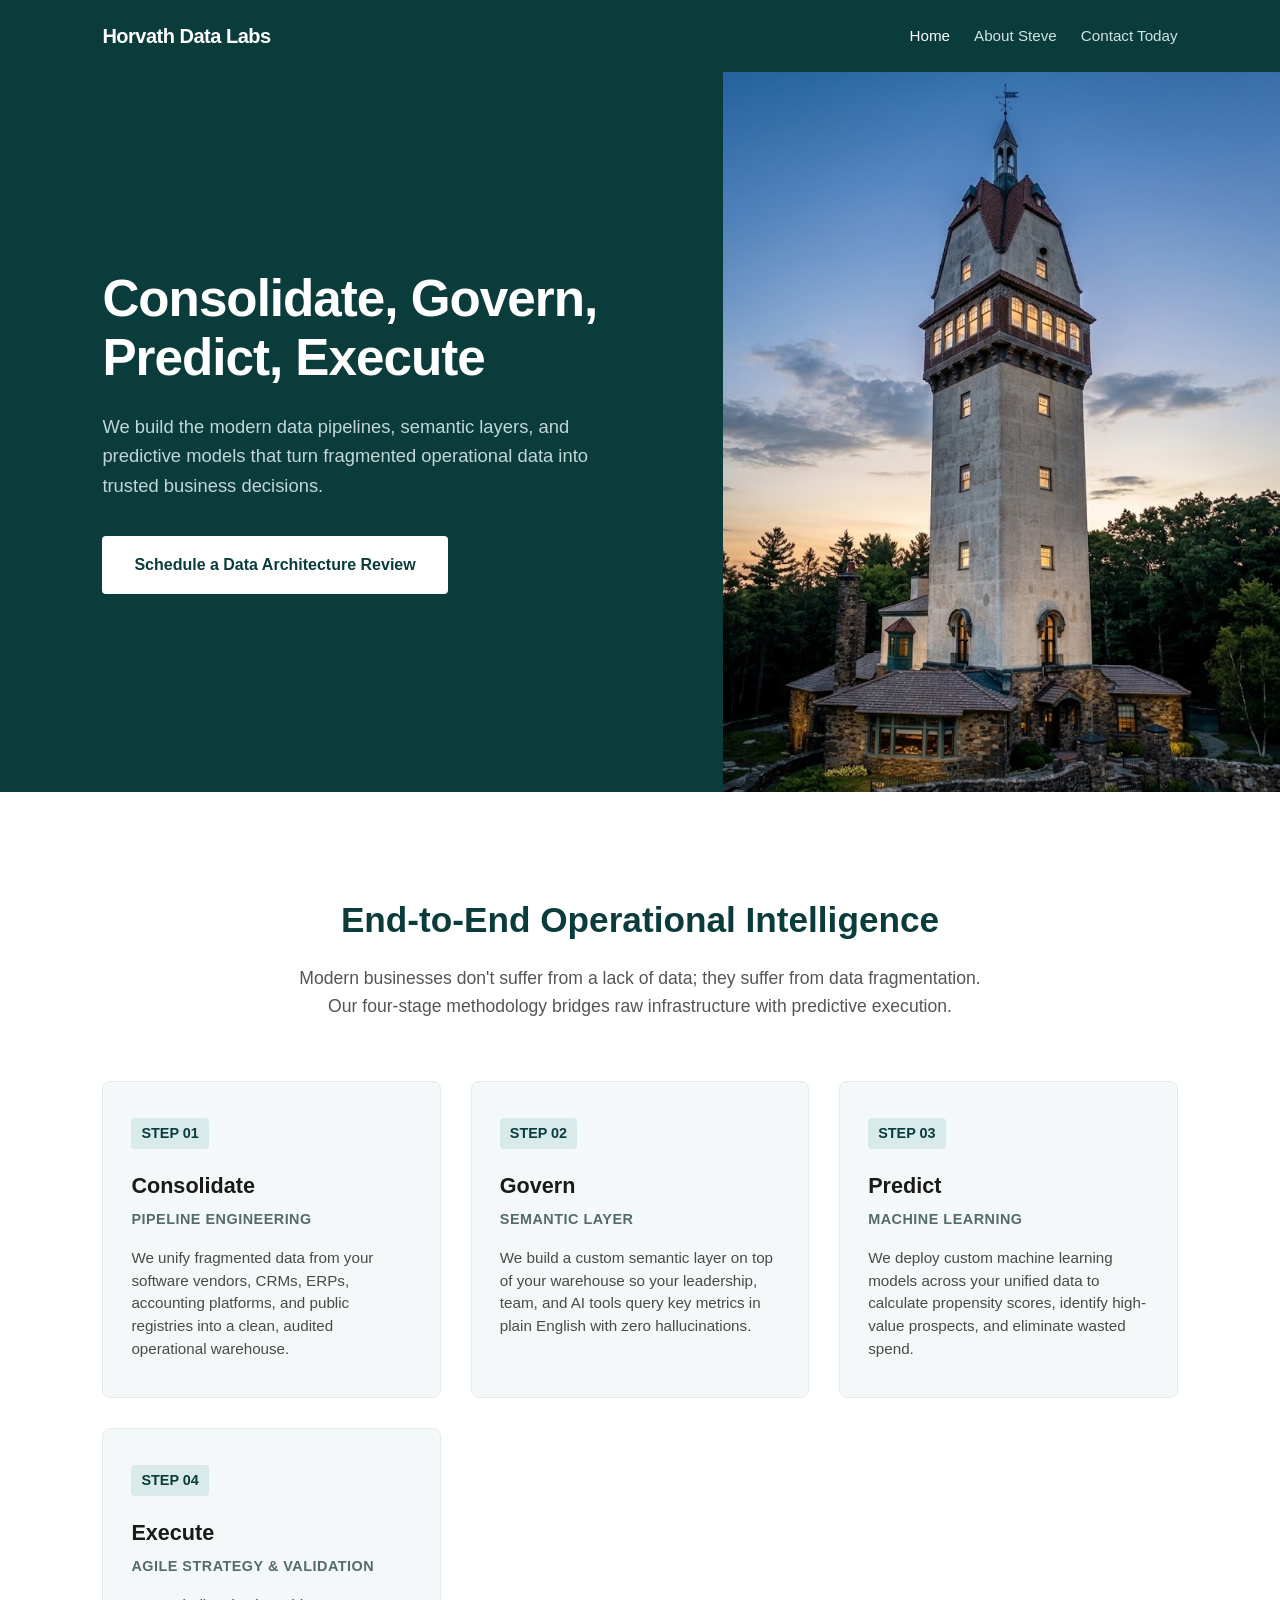
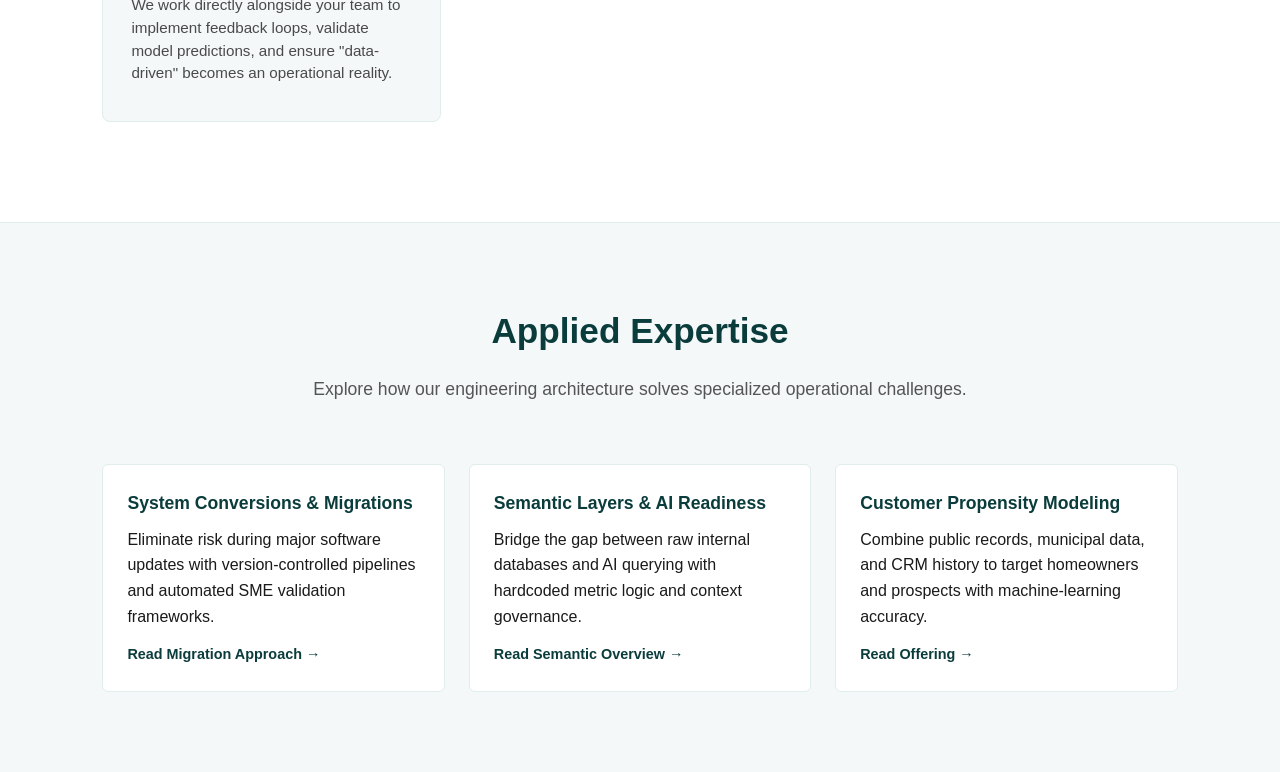
<file: index.html>
<!DOCTYPE html>
<html lang="en">
<head>
    <meta charset="UTF-8">
    <meta name="viewport" content="width=device-width, initial-scale=1.0">
    <title>Horvath Data Labs - Modern Data Pipelines & Predictive Analytics</title>
    <link rel="stylesheet" href="styles.css">
</head>
<body>

    <!-- 1. Skip to Content Link for Keyboard Navigation -->
    <a href="#main-content" class="skip-link">Skip to main content</a>

    <!-- Shared Header Placeholder -->
    <div id="header-placeholder"></div>

    <script>
      fetch('header.html')
        .then(response => response.text())
        .then(data => {
          const placeholder = document.getElementById('header-placeholder');
          placeholder.innerHTML = data;

          // Automatically set 'active' class and 'aria-current' for screen readers
          const currentPage = window.location.pathname.split('/').pop() || 'index.html';
          const links = placeholder.querySelectorAll('nav a');
          links.forEach(link => {
            const href = link.getAttribute('href');
            if (href === currentPage || href === '/' + currentPage) {
              link.classList.add('active');
              link.setAttribute('aria-current', 'page');
            }
          });
        });
    </script>

    <!-- 2. Main Structural Landmark -->
    <main id="main-content">

        <!-- SECTION 1: HERO -->
        <section class="hero-container" aria-labelledby="hero-title">
            <div class="hero-text">
                <h1 id="hero-title">Consolidate, Govern, Predict, Execute</h1>
                <p>We build the modern data pipelines, semantic layers, and predictive models that turn fragmented operational data into trusted business decisions.</p>
                <!-- 3. Fixed Link Syntax Error -->
                <a href="contact.html" class="btn-primary">Schedule a Data Architecture Review</a>
            </div>
            <!-- 4. Hidden Decorative Element -->
            <div class="hero-image" aria-hidden="true"></div>
        </section>

        <!-- SECTION 2: THE 4-STEP PROCESS -->
        <section class="process-section" id="process" aria-labelledby="process-title">
            <div class="section-header">
                <h2 id="process-title">End-to-End Operational Intelligence</h2>
                <p>Modern businesses don't suffer from a lack of data; they suffer from data fragmentation. Our four-stage methodology bridges raw infrastructure with predictive execution.</p>
            </div>

            <div class="grid-container">
                <!-- Step 1 -->
                <article class="card">
                    <span class="step-number">STEP 01</span>
                    <h3>Consolidate</h3>
                    <p class="card-subtitle"><strong>Pipeline Engineering</strong></p>
                    <p>We unify fragmented data from your software vendors, CRMs, ERPs, accounting platforms, and public registries into a clean, audited operational warehouse.</p>
                </article>

                <!-- Step 2 -->
                <article class="card">
                    <span class="step-number">STEP 02</span>
                    <h3>Govern</h3>
                    <p class="card-subtitle"><strong>Semantic Layer</strong></p>
                    <p>We build a custom semantic layer on top of your warehouse so your leadership, team, and AI tools query key metrics in plain English with zero hallucinations.</p>
                </article>

                <!-- Step 3 -->
                <article class="card">
                    <span class="step-number">STEP 03</span>
                    <h3>Predict</h3>
                    <p class="card-subtitle"><strong>Machine Learning</strong></p>
                    <p>We deploy custom machine learning models across your unified data to calculate propensity scores, identify high-value prospects, and eliminate wasted spend.</p>
                </article>

                <!-- Step 4 -->
                <article class="card">
                    <span class="step-number">STEP 04</span>
                    <h3>Execute</h3>
                    <p class="card-subtitle"><strong>Agile Strategy &amp; Validation</strong></p>
                    <p>We work directly alongside your team to implement feedback loops, validate model predictions, and ensure "data-driven" becomes an operational reality.</p>
                </article>
            </div>
        </section>

        <!-- SECTION 3: APPLIED EXPERTISE -->
        <section class="expertise-section" id="expertise" aria-labelledby="expertise-title">
            <div class="section-header">
                <h2 id="expertise-title">Applied Expertise</h2>
                <p>Explore how our engineering architecture solves specialized operational challenges.</p>
            </div>

            <div class="expertise-grid">
                <article class="expertise-card">
                    <h3>System Conversions &amp; Migrations</h3>
                    <p>Eliminate risk during major software updates with version-controlled pipelines and automated SME validation frameworks.</p>
                    <!-- 5. Accessible Link Labels and Hidden Arrows -->
                    <a href="blog/agile-consulting.html" aria-label="Read Migration Approach for System Conversions and Migrations">
                        Read Migration Approach <span aria-hidden="true">&rarr;</span>
                    </a>
                </article>

                <article class="expertise-card">
                    <h3>Semantic Layers &amp; AI Readiness</h3>
                    <p>Bridge the gap between raw internal databases and AI querying with hardcoded metric logic and context governance.</p>
                    <a href="blog/semantic-layer.html" aria-label="Read Semantic Overview for Semantic Layers and AI Readiness">
                        Read Semantic Overview <span aria-hidden="true">&rarr;</span>
                    </a>
                </article>

                <article class="expertise-card">
                    <h3>Customer Propensity Modeling</h3>
                    <p>Combine public records, municipal data, and CRM history to target homeowners and prospects with machine-learning accuracy.</p>
                    <a href="blog/home-and-residential.html" aria-label="Read Offering for Customer Propensity Modeling">
                        Read Offering <span aria-hidden="true">&rarr;</span>
                    </a>
                </article>
            </div>
        </section>

    </main>

</body>
</html>
</file>
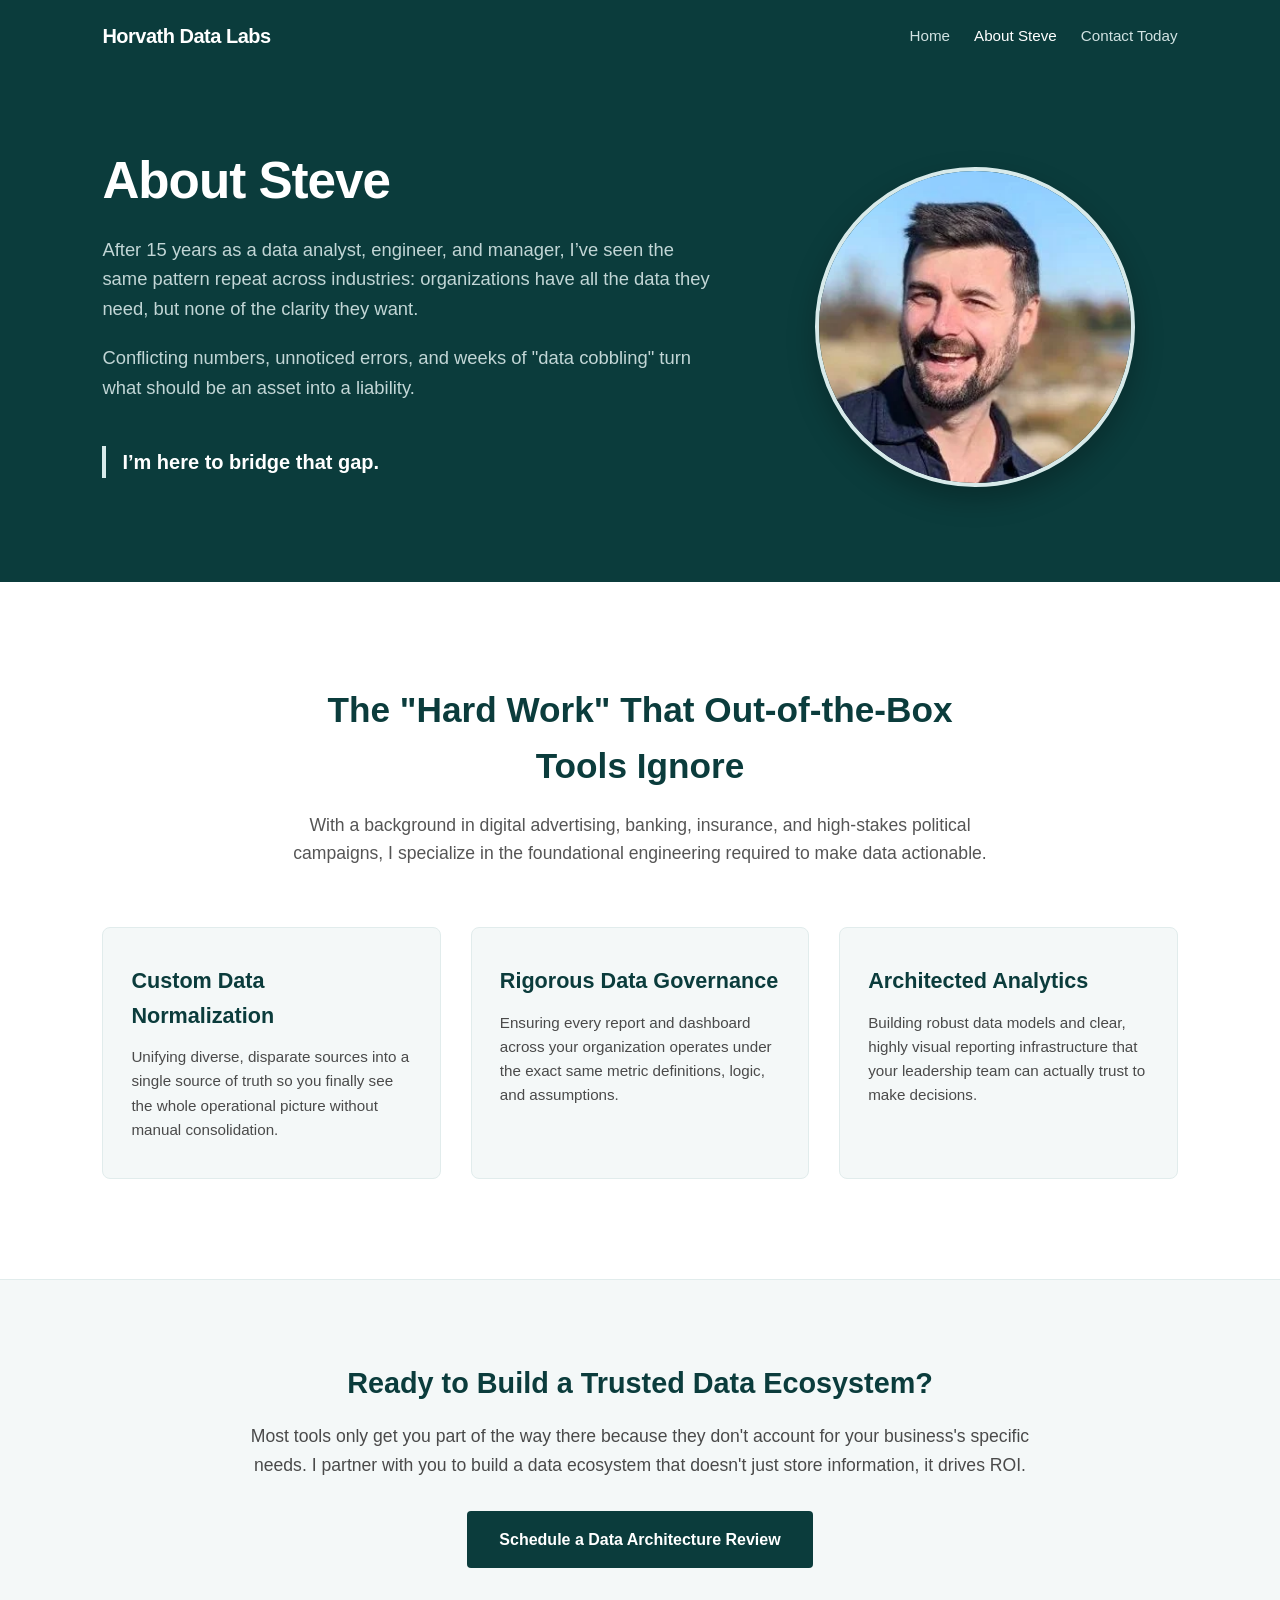
<file: about.html>
<!DOCTYPE html>
<html lang="en">
<head>
    <meta charset="UTF-8">
    <meta name="viewport" content="width=device-width, initial-scale=1.0">
    <title>About Steve | Horvath Data Labs</title>
    <link rel="stylesheet" href="styles.css">
</head>
<body>

    <!-- 1. Skip Navigation Link for Keyboard Users -->
    <a href="#main-content" class="skip-link">Skip to main content</a>

    <!-- Shared Header Placeholder -->
    <div id="header-placeholder"></div>

    <script>
      fetch('header.html')
        .then(response => response.text())
        .then(data => {
          const placeholder = document.getElementById('header-placeholder');
          placeholder.innerHTML = data;

          // Set 'active' class and programmatic 'aria-current' attribute for screen readers
          const currentPage = window.location.pathname.split('/').pop() || 'index.html';
          const links = placeholder.querySelectorAll('nav a');
          links.forEach(link => {
            const href = link.getAttribute('href');
            if (href === currentPage || href === '/' + currentPage) {
              link.classList.add('active');
              link.setAttribute('aria-current', 'page');
            }
          });
        });
    </script>

    <!-- 2. Main Structural Landmark -->
    <main id="main-content">

        <!-- SECTION 1: ABOUT HERO -->
        <section class="hero-container about-hero" aria-labelledby="about-hero-title">
            <div class="hero-text">
                <h1 id="about-hero-title">About Steve</h1>
                <p>After 15 years as a data analyst, engineer, and manager, I’ve seen the same pattern repeat across industries: organizations have all the data they need, but none of the clarity they want.</p>
                <p>Conflicting numbers, unnoticed errors, and weeks of "data cobbling" turn what should be an asset into a liability.</p>
                <div class="tagline-quote">I’m here to bridge that gap.</div>
            </div>
            <div class="hero-image-wrapper">
                <!-- 3. Descriptive Alt Text -->
                <img src="images/steve.jpeg" alt="Steve, founder of Horvath Data Labs" class="profile-img">
            </div>
        </section>

        <!-- SECTION 2: SPECIALIZATION GRID -->
        <section class="specialization-section" aria-labelledby="specialization-title">
            <div class="section-header">
                <h2 id="specialization-title">The "Hard Work" That Out-of-the-Box Tools Ignore</h2>
                <p>With a background in digital advertising, banking, insurance, and high-stakes political campaigns, I specialize in the foundational engineering required to make data actionable.</p>
            </div>

            <div class="grid-container">
                <!-- 4. Semantic Article Containers for Grid Cards -->
                <article class="card">
                    <h3>Custom Data Normalization</h3>
                    <p>Unifying diverse, disparate sources into a single source of truth so you finally see the whole operational picture without manual consolidation.</p>
                </article>

                <article class="card">
                    <h3>Rigorous Data Governance</h3>
                    <p>Ensuring every report and dashboard across your organization operates under the exact same metric definitions, logic, and assumptions.</p>
                </article>

                <article class="card">
                    <h3>Architected Analytics</h3>
                    <p>Building robust data models and clear, highly visual reporting infrastructure that your leadership team can actually trust to make decisions.</p>
                </article>
            </div>
        </section>

        <!-- SECTION 3: ROI & CTA -->
        <section class="cta-section" aria-labelledby="cta-title">
            <div class="cta-box">
                <!-- 5. Corrected Heading Hierarchy (h2 instead of h3) -->
                <h2 id="cta-title">Ready to Build a Trusted Data Ecosystem?</h2>
                <p>Most tools only get you part of the way there because they don't account for your business's specific needs. I partner with you to build a data ecosystem that doesn't just store information, it drives ROI.</p>
                <a href="contact.html" class="btn-primary">Schedule a Data Architecture Review</a>
            </div>
        </section>

    </main>

</body>
</html>
</file>
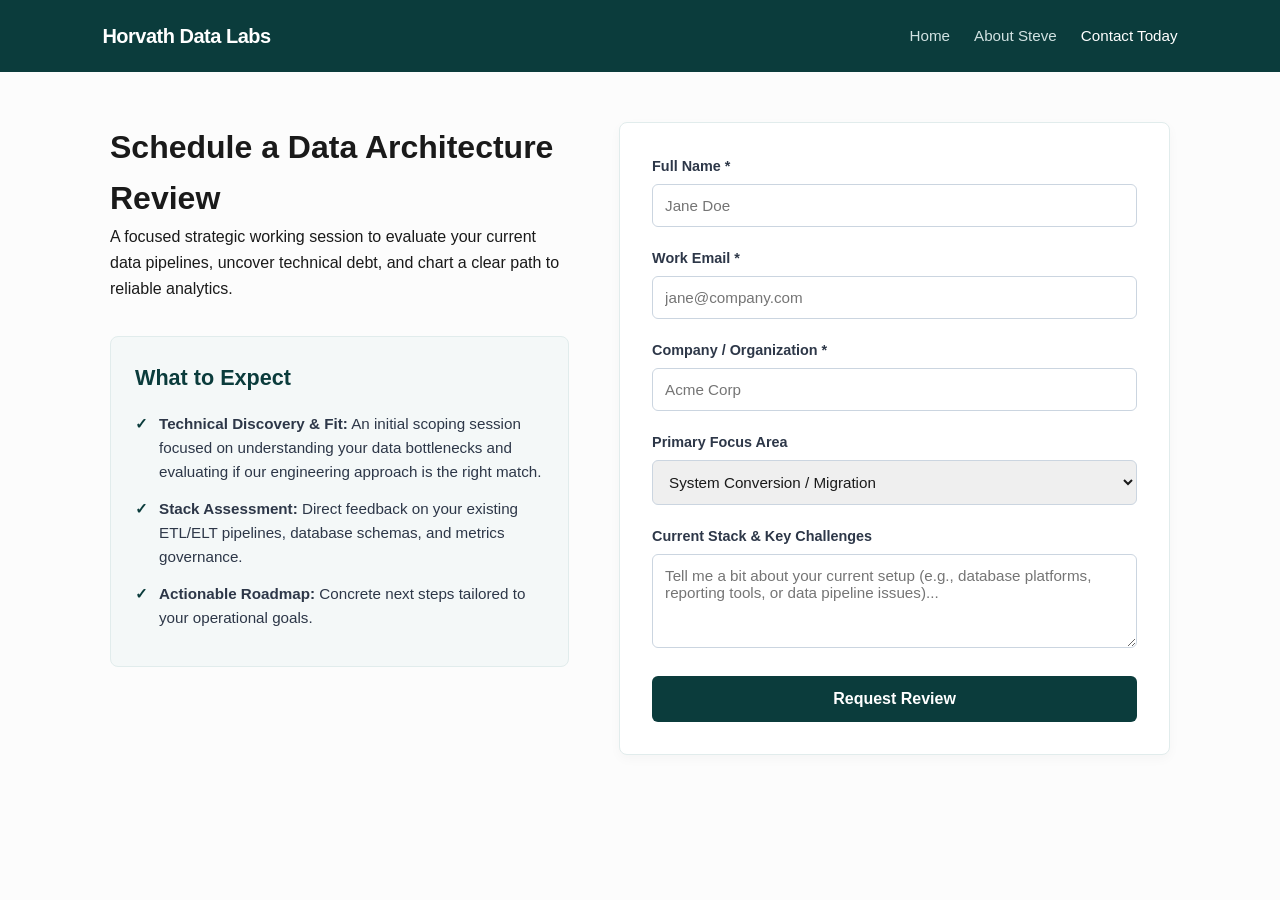
<file: contact.html>
<!DOCTYPE html>
<html lang="en">
<head>
    <meta charset="UTF-8">
    <meta name="viewport" content="width=device-width, initial-scale=1.0">
    <title>Schedule a Data Architecture Review | Horvath Data Labs</title>
    <link rel="stylesheet" href="styles.css">
</head>
<body>

    <!-- 1. Skip Navigation Link for Keyboard Users -->
    <a href="#main-content" class="skip-link">Skip to main content</a>

    <!-- Shared Header Placeholder -->
    <div id="header-placeholder"></div>

    <script>
      fetch('header.html')
        .then(response => response.text())
        .then(data => {
          const placeholder = document.getElementById('header-placeholder');
          placeholder.innerHTML = data;

          // 2. Set 'active' class and programmatic 'aria-current' attribute
          const currentPage = window.location.pathname.split('/').pop() || 'index.html';
          const links = placeholder.querySelectorAll('nav a');
          links.forEach(link => {
            const href = link.getAttribute('href');
            if (href === currentPage || href === '/' + currentPage) {
              link.classList.add('active');
              link.setAttribute('aria-current', 'page');
            }
          });
        });
    </script>

    <!-- 3. Semantic Main Container Landmark -->
    <main id="main-content" class="container">
        
        <div class="info-col">
            <h1>Schedule a Data Architecture Review</h1>
            <p>A focused strategic working session to evaluate your current data pipelines, uncover technical debt, and chart a clear path to reliable analytics.</p>

            <div class="expectations-card">
                <!-- 4. Corrected Heading Hierarchy (h2 after h1) -->
                <h2>What to Expect</h2>
                <ul>
                    <li><strong>Technical Discovery & Fit:</strong> An initial scoping session focused on understanding your data bottlenecks and evaluating if our engineering approach is the right match.</li>
                    <li><strong>Stack Assessment:</strong> Direct feedback on your existing ETL/ELT pipelines, database schemas, and metrics governance.</li>
                    <li><strong>Actionable Roadmap:</strong> Concrete next steps tailored to your operational goals.</li>
                </ul>
            </div>
        </div>

        <div class="form-card">
            <form name="data-architecture-review" method="POST" data-netlify="true">
                
                <input type="hidden" name="form-name" value="data-architecture-review" />

                <!-- 5. Accessibility-enhanced inputs with aria-required -->
                <div class="form-group">
                    <label for="name">Full Name *</label>
                    <input type="text" id="name" name="name" required aria-required="true" placeholder="Jane Doe">
                </div>

                <div class="form-group">
                    <label for="email">Work Email *</label>
                    <input type="email" id="email" name="email" required aria-required="true" placeholder="jane@company.com">
                </div>

                <div class="form-group">
                    <label for="company">Company / Organization *</label>
                    <input type="text" id="company" name="company" required aria-required="true" placeholder="Acme Corp">
                </div>

                <div class="form-group">
                    <label for="primary-challenge">Primary Focus Area</label>
                    <select id="primary-challenge" name="primary-challenge">
                        <option value="data-normalization">System Conversion / Migration</option>
                        <option value="governance">Data Governance & Semantic Layer</option>
                        <option value="analytics-infra">Reporting Infrastructure & Analytics</option>
                        <option value="other">Other / Custom Engineering Project</option>
                    </select>
                </div>

                <div class="form-group">
                    <label for="message">Current Stack & Key Challenges</label>
                    <textarea id="message" name="message" rows="4" placeholder="Tell me a bit about your current setup (e.g., database platforms, reporting tools, or data pipeline issues)..."></textarea>
                </div>

                <button type="submit" class="btn-submit">Request Review</button>
            </form>
        </div>

    </main>

</body>
</html>
</file>
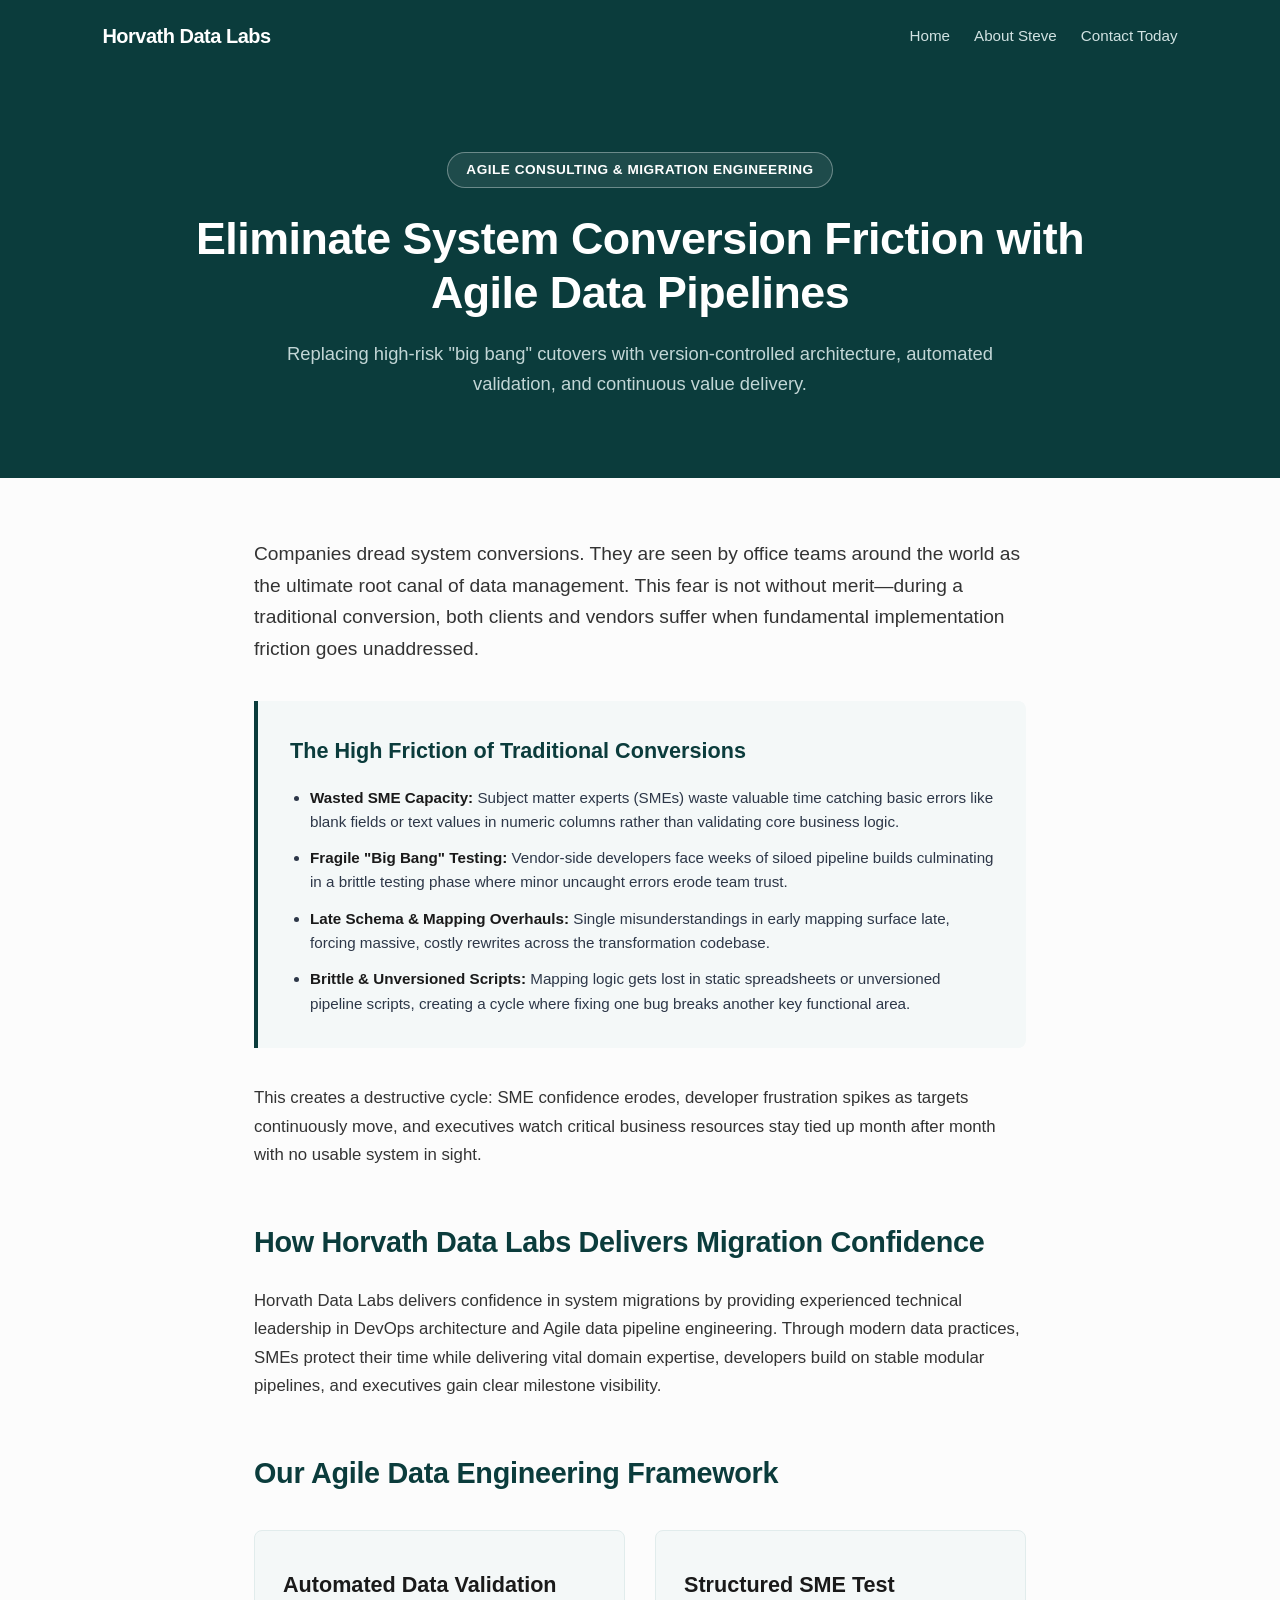
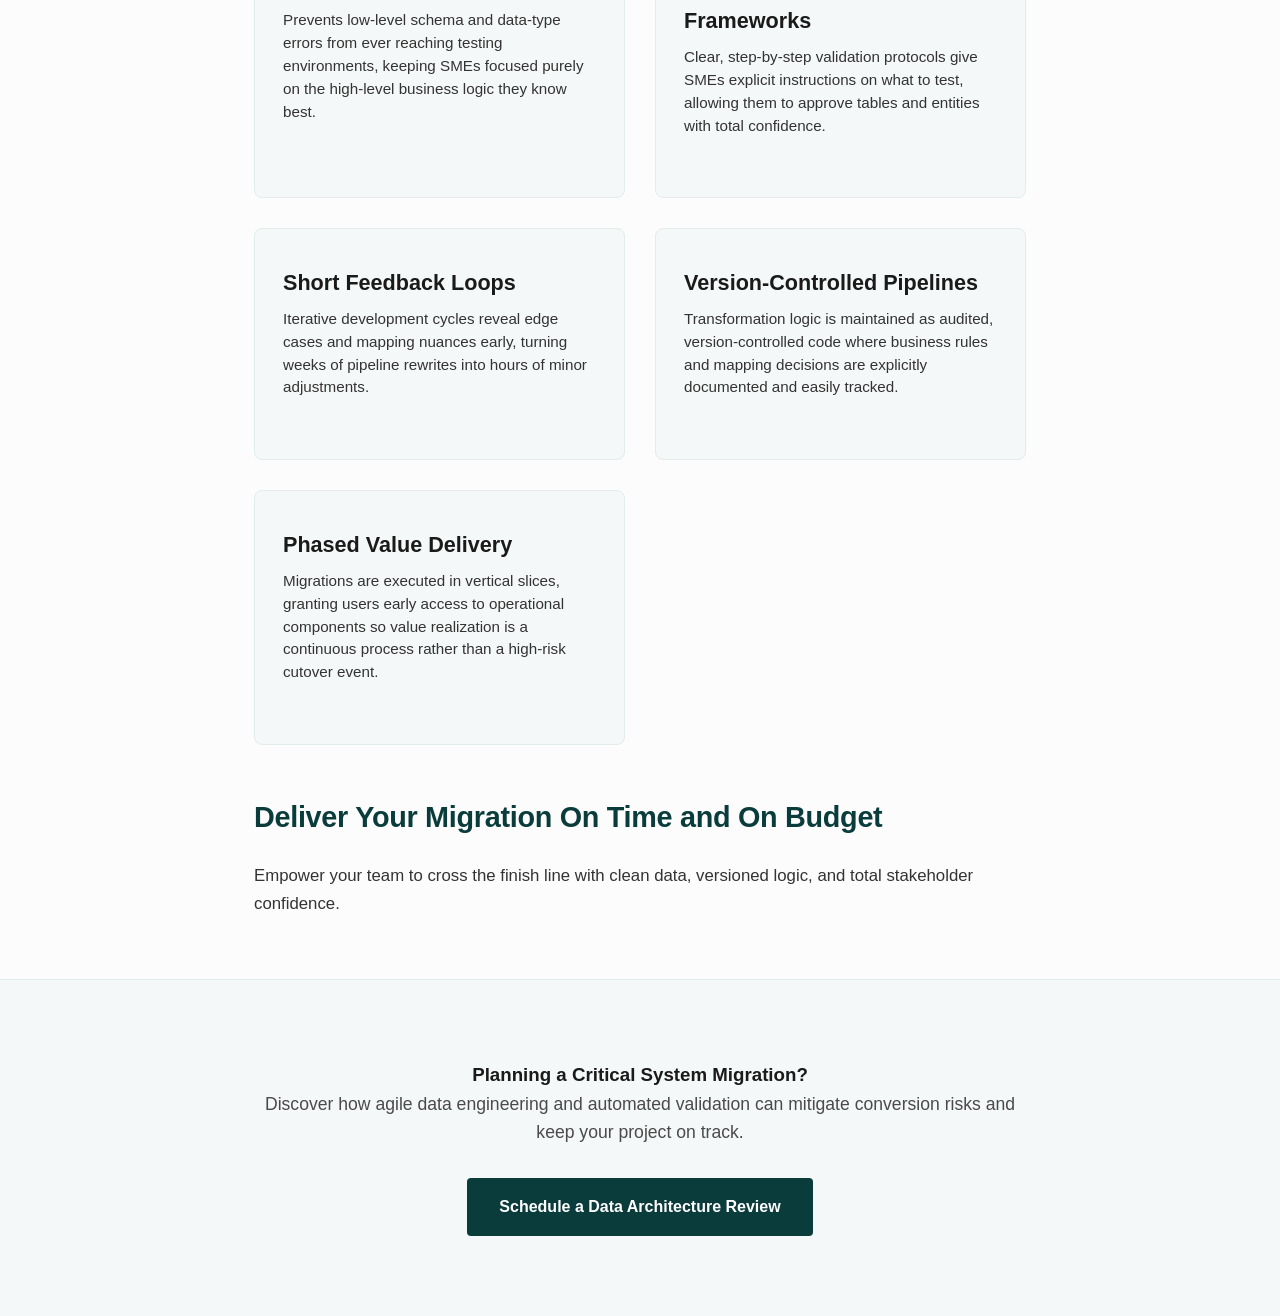
<file: blog/agile-consulting.html>
<!DOCTYPE html>
<html lang="en">
<head>
    <meta charset="UTF-8">
    <meta name="viewport" content="width=device-width, initial-scale=1.0">
    <title>Agile Data Pipeline Engineering & System Migrations | Horvath Data Labs</title>
    <link rel="stylesheet" href="/styles.css">
</head>
<body>

    <!-- Shared Header Placeholder -->
    <div id="header-placeholder"></div>

<script>
  fetch('/header.html')
    .then(response => response.text())
    .then(data => {
      const placeholder = document.getElementById('header-placeholder');
      placeholder.innerHTML = data;

      // Automatically set the 'active' class on the matching navigation link
      const currentPage = window.location.pathname.split('/').pop() || 'index.html';
      const links = placeholder.querySelectorAll('nav a');
      links.forEach(link => {
        const href = link.getAttribute('href');
        if (href === currentPage || href === '/' + currentPage) {
          link.classList.add('active');
        }
      });
    });
</script>

    <!-- ARTICLE HERO SECTION -->
    <section class="article-hero">
        <span class="category-tag">Agile Consulting & Migration Engineering</span>
        <h1>Eliminate System Conversion Friction with Agile Data Pipelines</h1>
        <p class="subtitle">Replacing high-risk "big bang" cutovers with version-controlled architecture, automated validation, and continuous value delivery.</p>
    </section>

    <!-- MAIN ARTICLE BODY -->
    <main class="article-container">
        <article class="article-body">
        
            <p class="intro-lead">Companies dread system conversions. They are seen by office teams around the world as the ultimate root canal of data management. This fear is not without merit—during a traditional conversion, both clients and vendors suffer when fundamental implementation friction goes unaddressed.</p>

            <div class="cost-box">
                <h3>The High Friction of Traditional Conversions</h3>
                <ul>
                    <li><strong>Wasted SME Capacity:</strong> Subject matter experts (SMEs) waste valuable time catching basic errors like blank fields or text values in numeric columns rather than validating core business logic.</li>
                    <li><strong>Fragile "Big Bang" Testing:</strong> Vendor-side developers face weeks of siloed pipeline builds culminating in a brittle testing phase where minor uncaught errors erode team trust.</li>
                    <li><strong>Late Schema & Mapping Overhauls:</strong> Single misunderstandings in early mapping surface late, forcing massive, costly rewrites across the transformation codebase.</li>
                    <li><strong>Brittle & Unversioned Scripts:</strong> Mapping logic gets lost in static spreadsheets or unversioned pipeline scripts, creating a cycle where fixing one bug breaks another key functional area.</li>
                </ul>
            </div>

            <p>This creates a destructive cycle: SME confidence erodes, developer frustration spikes as targets continuously move, and executives watch critical business resources stay tied up month after month with no usable system in sight.</p>

            <h2>How Horvath Data Labs Delivers Migration Confidence</h2>
            <p>Horvath Data Labs delivers confidence in system migrations by providing experienced technical leadership in DevOps architecture and Agile data pipeline engineering. Through modern data practices, SMEs protect their time while delivering vital domain expertise, developers build on stable modular pipelines, and executives gain clear milestone visibility.</p>

            <h2>Our Agile Data Engineering Framework</h2>

            <div class="grid-container">
                <div class="card">
                    <h3>Automated Data Validation</h3>
                    <p>Prevents low-level schema and data-type errors from ever reaching testing environments, keeping SMEs focused purely on the high-level business logic they know best.</p>
                </div>

                <div class="card">
                    <h3>Structured SME Test Frameworks</h3>
                    <p>Clear, step-by-step validation protocols give SMEs explicit instructions on what to test, allowing them to approve tables and entities with total confidence.</p>
                </div>

                <div class="card">
                    <h3>Short Feedback Loops</h3>
                    <p>Iterative development cycles reveal edge cases and mapping nuances early, turning weeks of pipeline rewrites into hours of minor adjustments.</p>
                </div>

                <div class="card">
                    <h3>Version-Controlled Pipelines</h3>
                    <p>Transformation logic is maintained as audited, version-controlled code where business rules and mapping decisions are explicitly documented and easily tracked.</p>
                </div>

                <div class="card">
                    <h3>Phased Value Delivery</h3>
                    <p>Migrations are executed in vertical slices, granting users early access to operational components so value realization is a continuous process rather than a high-risk cutover event.</p>
                </div>
            </div>

            <h2>Deliver Your Migration On Time and On Budget</h2>
            <p>Empower your team to cross the finish line with clean data, versioned logic, and total stakeholder confidence.</p>

        </article>
    </main>

    <!-- CTA SECTION -->
    <section class="cta-section">
        <div class="cta-box">
            <h3>Planning a Critical System Migration?</h3>
            <p>Discover how agile data engineering and automated validation can mitigate conversion risks and keep your project on track.</p>
            <a href="/contact.html" class="btn-primary">Schedule a Data Architecture Review</a>
        </div>
    </section>

</body>
</html>
</file>
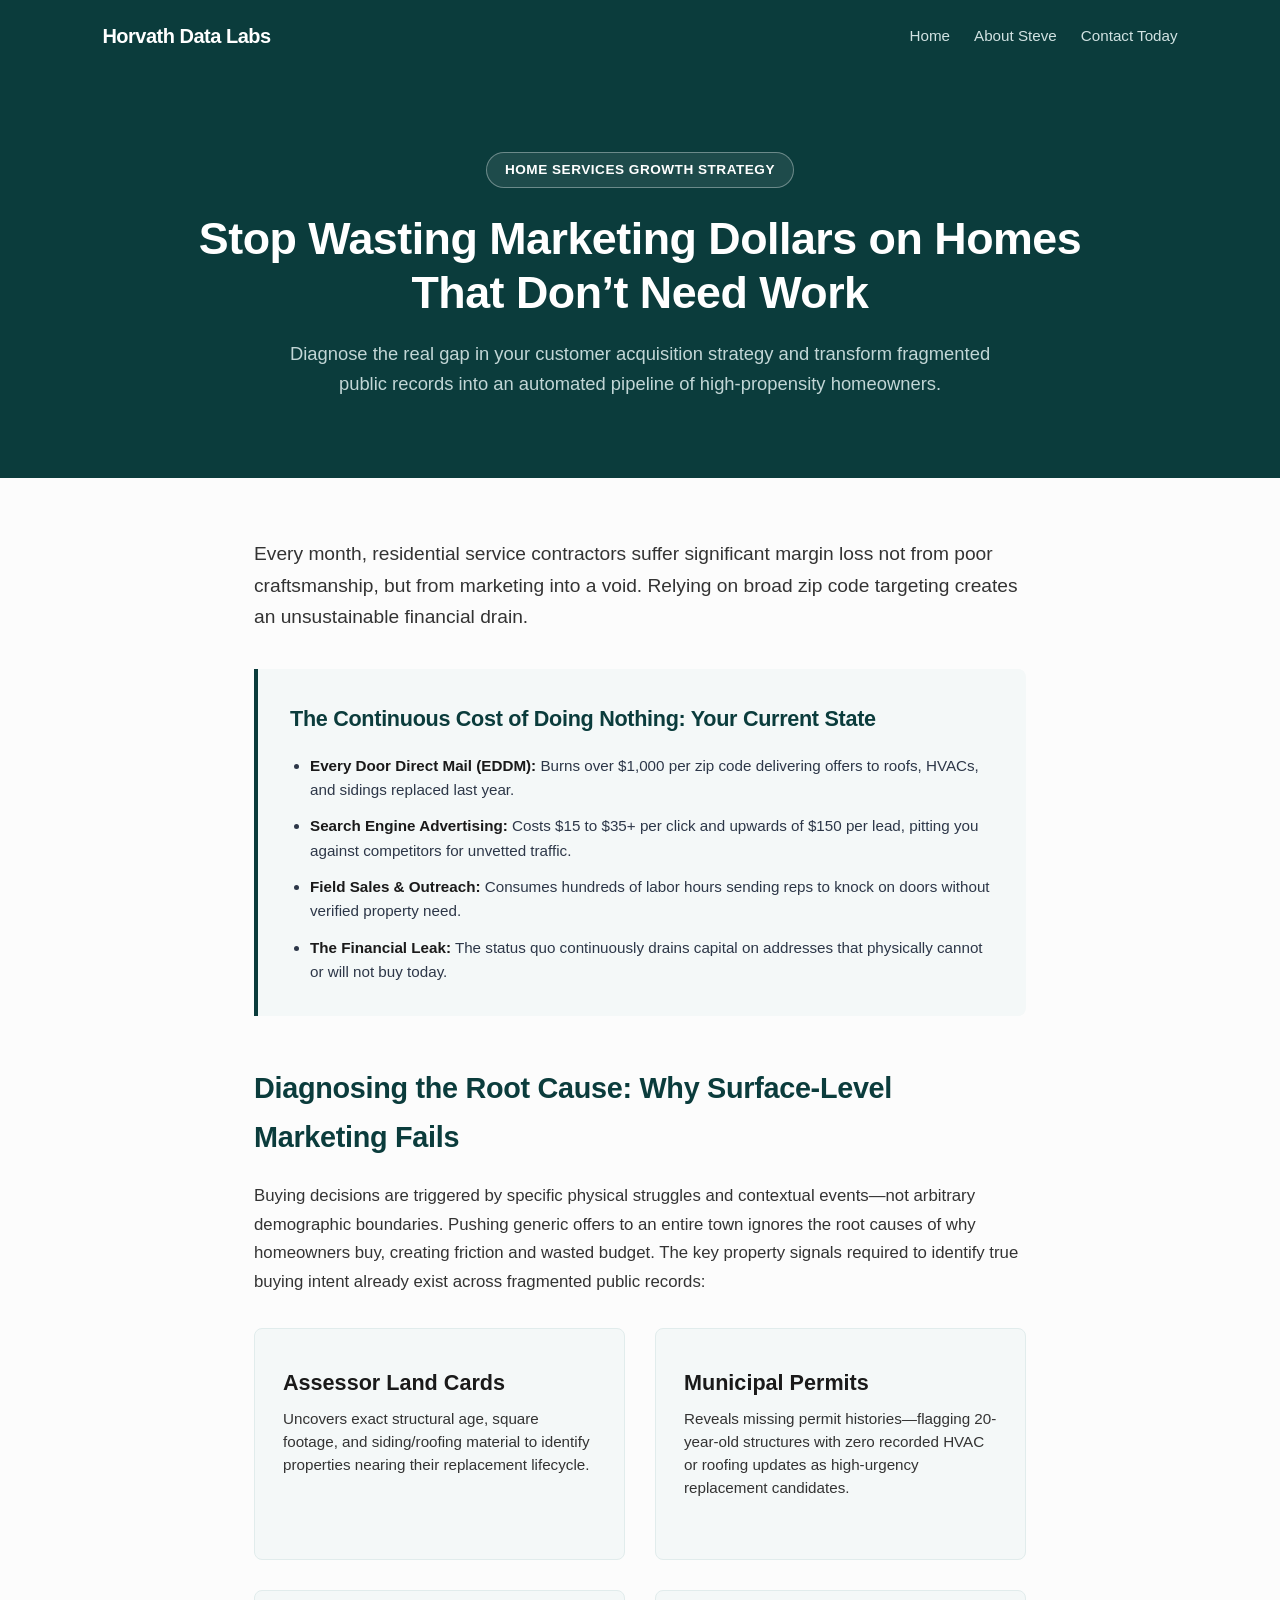
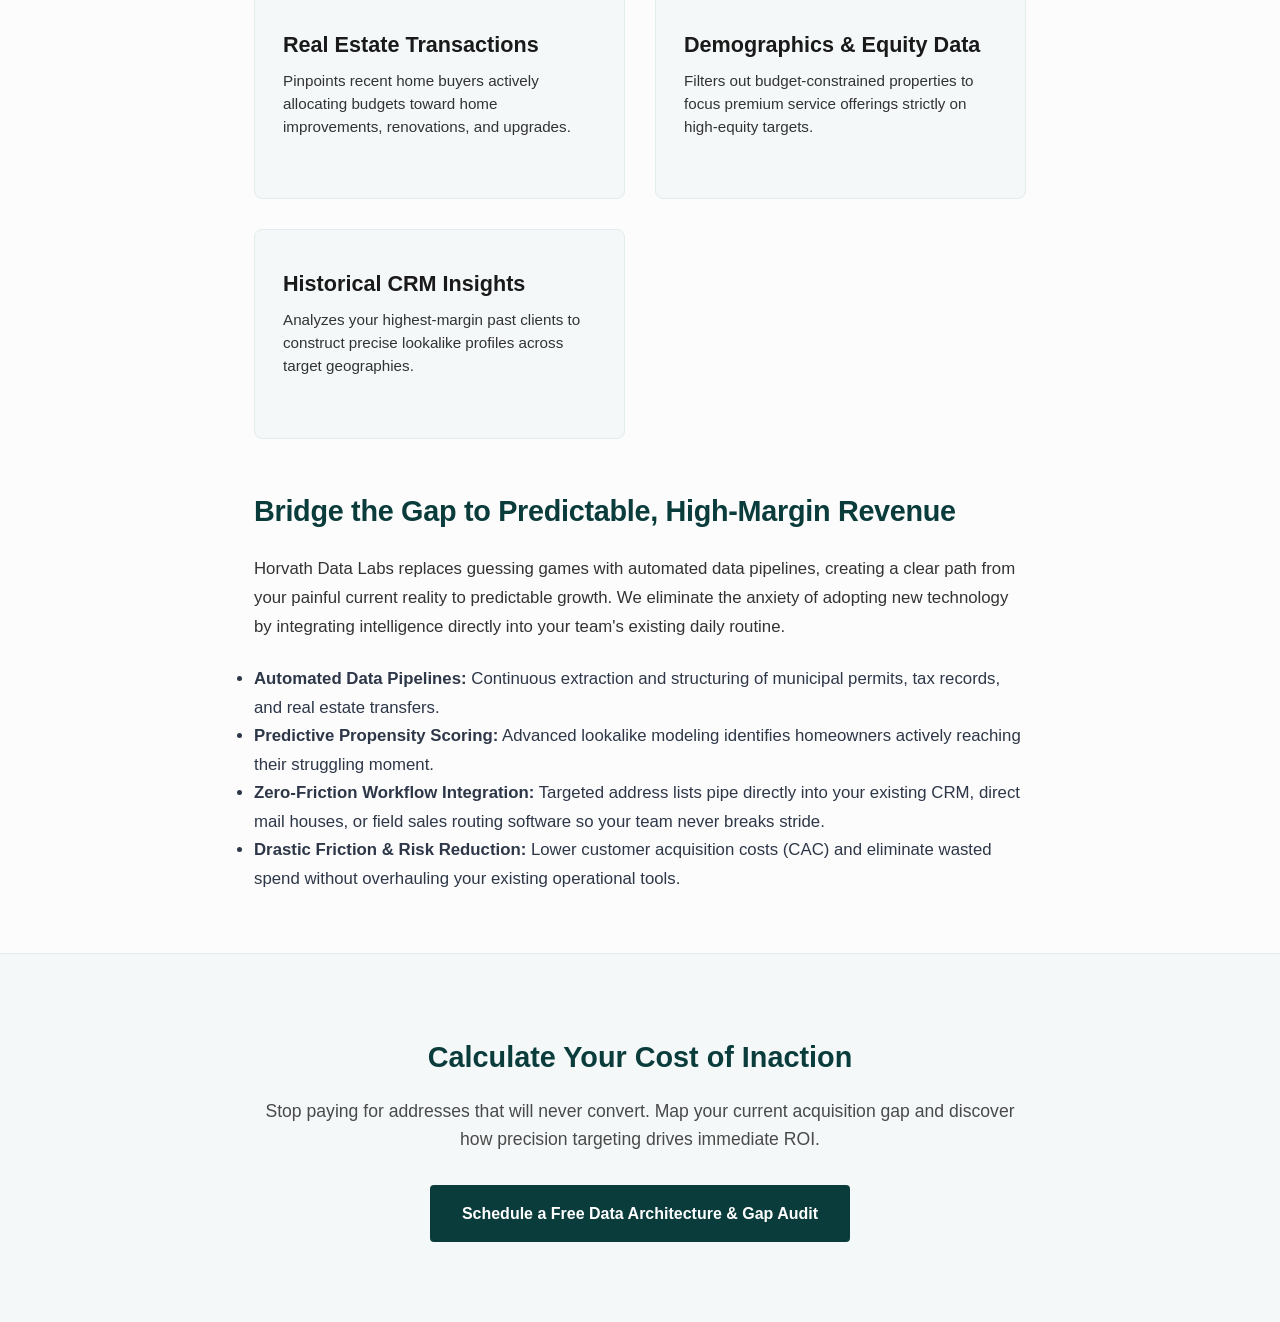
<file: blog/home-and-residential.html>
<!DOCTYPE html>
<html lang="en">
<head>
    <meta charset="UTF-8">
    <meta name="viewport" content="width=device-width, initial-scale=1.0">
    <title>Eliminate Wasted Ad Spend & Bridge Your Growth Gap | Horvath Data Labs</title>
    <link rel="stylesheet" href="/styles.css">
</head>
<body>

    <!-- Skip Navigation Link for Keyboard Users -->
    <a href="#main-content" class="skip-link">Skip to main content</a>

    <!-- Shared Header Placeholder -->
    <div id="header-placeholder"></div>

    <script>
      fetch('/header.html')
        .then(response => response.text())
        .then(data => {
          const placeholder = document.getElementById('header-placeholder');
          placeholder.innerHTML = data;

          // Set 'active' class and programmatic 'aria-current' attribute for screen readers
          const currentPage = window.location.pathname.split('/').pop() || 'index.html';
          const links = placeholder.querySelectorAll('nav a');
          links.forEach(link => {
            const href = link.getAttribute('href');
            if (href === currentPage || href === '/' + currentPage) {
              link.classList.add('active');
              link.setAttribute('aria-current', 'page');
            }
          });
        });
    </script>

    <!-- ARTICLE HERO SECTION -->
    <section class="article-hero">
        <span class="category-tag">Home Services Growth Strategy</span>
        <h1>Stop Wasting Marketing Dollars on Homes That Don’t Need Work</h1>
        <p class="subtitle">Diagnose the real gap in your customer acquisition strategy and transform fragmented public records into an automated pipeline of high-propensity homeowners.</p>
    </section>

    <!-- MAIN ARTICLE BODY -->
    <main id="main-content" class="article-container">
        <article class="article-body">
        
            <p class="intro-lead">Every month, residential service contractors suffer significant margin loss not from poor craftsmanship, but from marketing into a void. Relying on broad zip code targeting creates an unsustainable financial drain.</p>

            <div class="cost-box">
                <!-- Corrected Heading Hierarchy (h2 after h1) -->
                <h2>The Continuous Cost of Doing Nothing: Your Current State</h2>
                <ul>
                    <li><strong>Every Door Direct Mail (EDDM):</strong> Burns over $1,000 per zip code delivering offers to roofs, HVACs, and sidings replaced last year.</li>
                    <li><strong>Search Engine Advertising:</strong> Costs $15 to $35+ per click and upwards of $150 per lead, pitting you against competitors for unvetted traffic.</li>
                    <li><strong>Field Sales & Outreach:</strong> Consumes hundreds of labor hours sending reps to knock on doors without verified property need.</li>
                    <li><strong>The Financial Leak:</strong> The status quo continuously drains capital on addresses that physically cannot or will not buy today.</li>
                </ul>
            </div>

            <h2>Diagnosing the Root Cause: Why Surface-Level Marketing Fails</h2>
            <p>Buying decisions are triggered by specific physical struggles and contextual events—not arbitrary demographic boundaries. Pushing generic offers to an entire town ignores the root causes of why homeowners buy, creating friction and wasted budget. The key property signals required to identify true buying intent already exist across fragmented public records:</p>

            <div class="grid-container">
                <div class="card">
                    <h3>Assessor Land Cards</h3>
                    <p>Uncovers exact structural age, square footage, and siding/roofing material to identify properties nearing their replacement lifecycle.</p>
                </div>

                <div class="card">
                    <h3>Municipal Permits</h3>
                    <p>Reveals missing permit histories—flagging 20-year-old structures with zero recorded HVAC or roofing updates as high-urgency replacement candidates.</p>
                </div>

                <div class="card">
                    <h3>Real Estate Transactions</h3>
                    <p>Pinpoints recent home buyers actively allocating budgets toward home improvements, renovations, and upgrades.</p>
                </div>

                <div class="card">
                    <h3>Demographics & Equity Data</h3>
                    <p>Filters out budget-constrained properties to focus premium service offerings strictly on high-equity targets.</p>
                </div>

                <div class="card">
                    <h3>Historical CRM Insights</h3>
                    <p>Analyzes your highest-margin past clients to construct precise lookalike profiles across target geographies.</p>
                </div>
            </div>

            <h2>Bridge the Gap to Predictable, High-Margin Revenue</h2>
            <p>Horvath Data Labs replaces guessing games with automated data pipelines, creating a clear path from your painful current reality to predictable growth. We eliminate the anxiety of adopting new technology by integrating intelligence directly into your team's existing daily routine.</p>

            <ul class="solution-list">
                <li><strong>Automated Data Pipelines:</strong> Continuous extraction and structuring of municipal permits, tax records, and real estate transfers.</li>
                <li><strong>Predictive Propensity Scoring:</strong> Advanced lookalike modeling identifies homeowners actively reaching their struggling moment.</li>
                <li><strong>Zero-Friction Workflow Integration:</strong> Targeted address lists pipe directly into your existing CRM, direct mail houses, or field sales routing software so your team never breaks stride.</li>
                <li><strong>Drastic Friction & Risk Reduction:</strong> Lower customer acquisition costs (CAC) and eliminate wasted spend without overhauling your existing operational tools.</li>
            </ul>

        </article>
    </main>

    <!-- CTA SECTION -->
    <section class="cta-section">
        <div class="cta-box">
            <!-- Corrected Heading Hierarchy -->
            <h2>Calculate Your Cost of Inaction</h2>
            <p>Stop paying for addresses that will never convert. Map your current acquisition gap and discover how precision targeting drives immediate ROI.</p>
            <a href="/contact.html" class="btn-primary">Schedule a Free Data Architecture & Gap Audit</a>
        </div>
    </section>

</body>
</html>
</file>
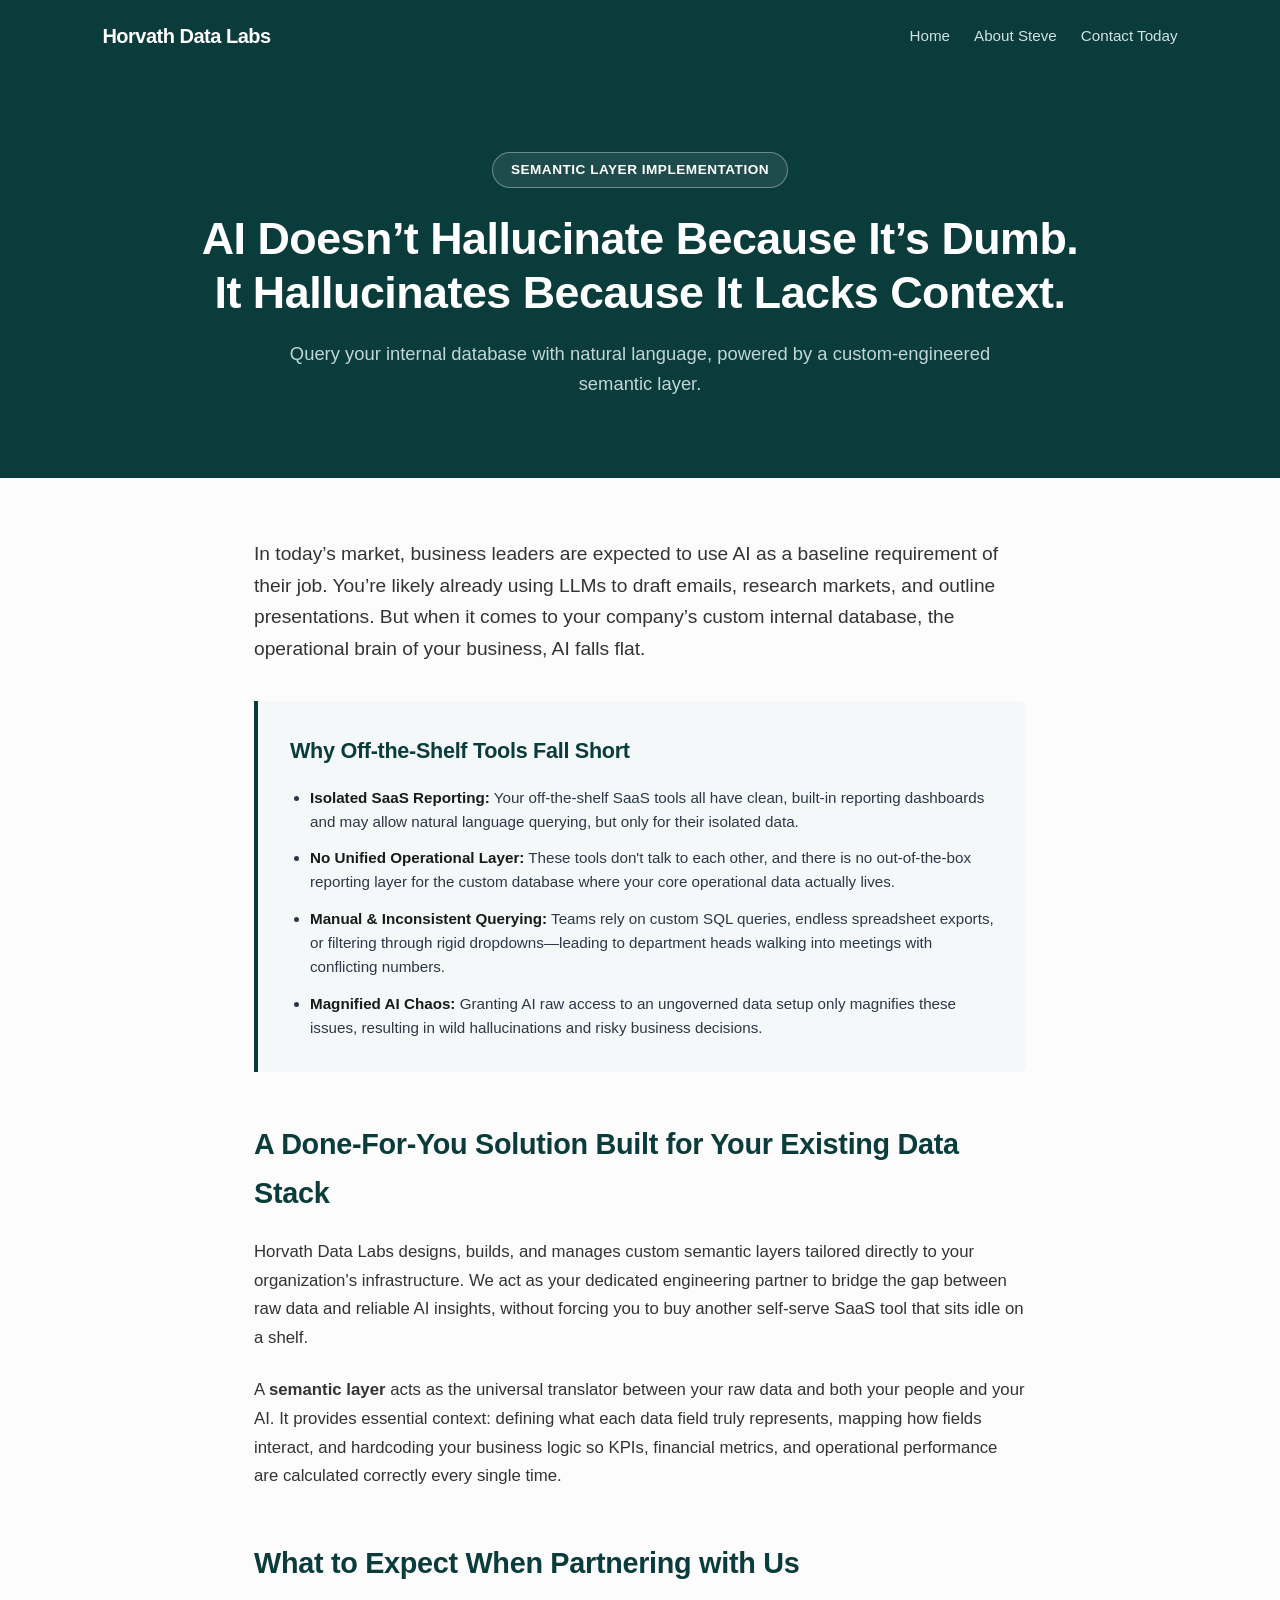
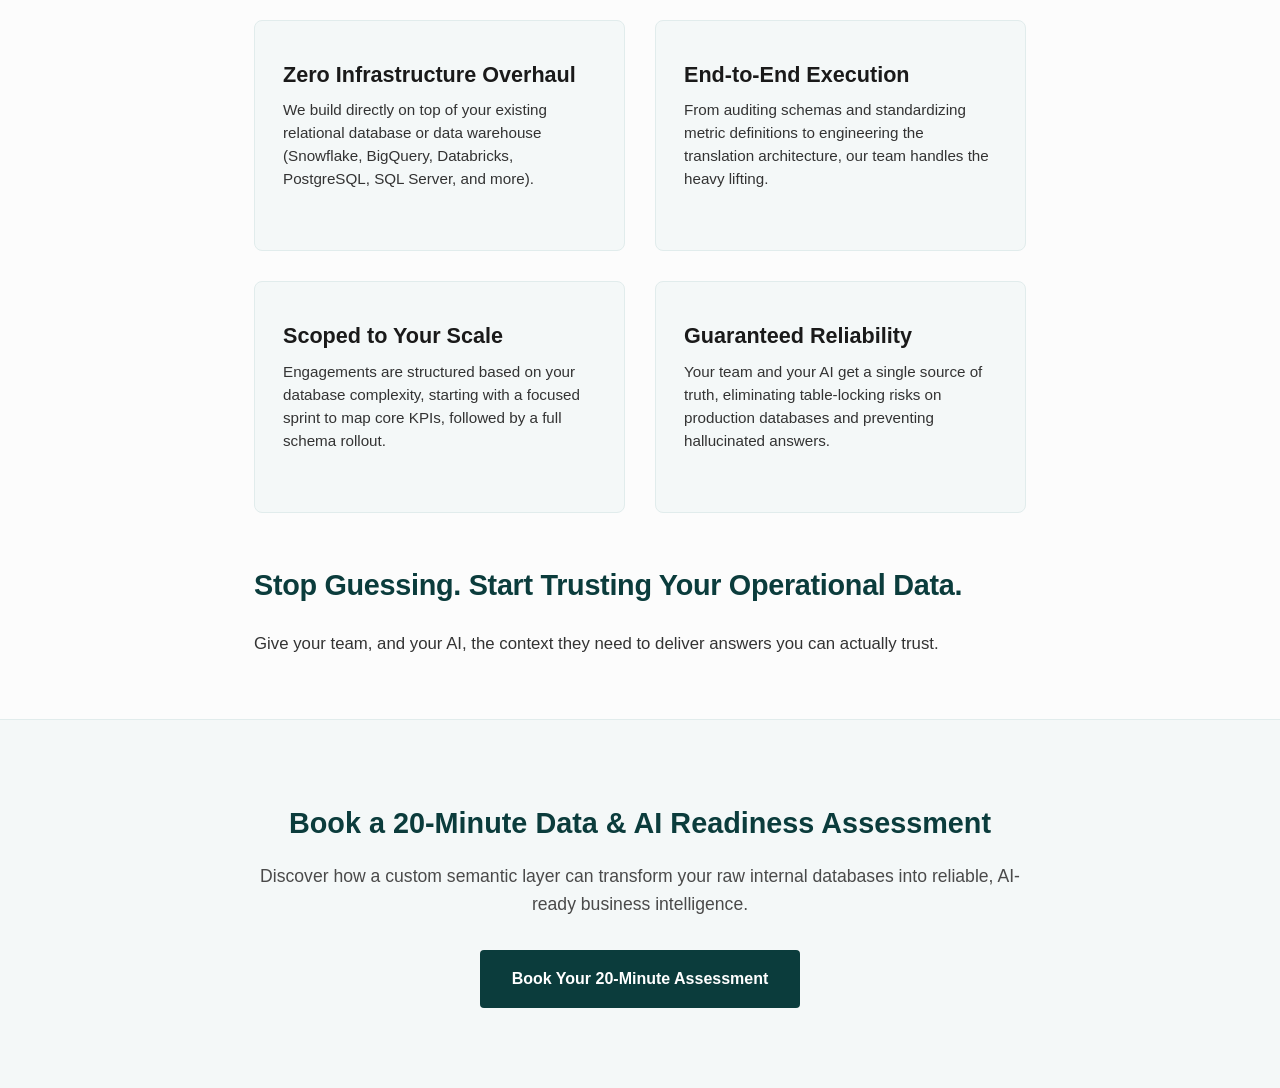
<file: blog/semantic-layer.html>
<!DOCTYPE html>
<html lang="en">
<head>
    <meta charset="UTF-8">
    <meta name="viewport" content="width=device-width, initial-scale=1.0">
    <title>AI Doesn’t Hallucinate Because It’s Dumb. It Hallucinates Because It Lacks Context. | Horvath Data Labs</title>
    <link rel="stylesheet" href="/styles.css">
</head>
<body>

    <!-- Skip Navigation Link for Keyboard Users -->
    <a href="#main-content" class="skip-link">Skip to main content</a>

    <!-- Shared Header Placeholder -->
    <div id="header-placeholder"></div>

    <script>
      fetch('/header.html')
        .then(response => response.text())
        .then(data => {
          const placeholder = document.getElementById('header-placeholder');
          placeholder.innerHTML = data;

          // Set 'active' class and programmatic 'aria-current' attribute for screen readers
          const currentPage = window.location.pathname.split('/').pop() || 'index.html';
          const links = placeholder.querySelectorAll('nav a');
          links.forEach(link => {
            const href = link.getAttribute('href');
            if (href === currentPage || href === '/' + currentPage) {
              link.classList.add('active');
              link.setAttribute('aria-current', 'page');
            }
          });
        });
    </script>

    <!-- ARTICLE HERO SECTION -->
    <section class="article-hero">
        <span class="category-tag">Semantic Layer Implementation</span>
        <h1>AI Doesn’t Hallucinate Because It’s Dumb. It Hallucinates Because It Lacks Context.</h1>
        <p class="subtitle">Query your internal database with natural language, powered by a custom-engineered semantic layer.</p>
    </section>

    <!-- MAIN ARTICLE BODY -->
    <main id="main-content" class="article-container">
        <article class="article-body">
        
            <p class="intro-lead">In today’s market, business leaders are expected to use AI as a baseline requirement of their job. You’re likely already using LLMs to draft emails, research markets, and outline presentations. But when it comes to your company’s custom internal database, the operational brain of your business, AI falls flat.</p>

            <div class="cost-box">
                <h2>Why Off-the-Shelf Tools Fall Short</h2>
                <ul>
                    <li><strong>Isolated SaaS Reporting:</strong> Your off-the-shelf SaaS tools all have clean, built-in reporting dashboards and may allow natural language querying, but only for their isolated data.</li>
                    <li><strong>No Unified Operational Layer:</strong> These tools don't talk to each other, and there is no out-of-the-box reporting layer for the custom database where your core operational data actually lives.</li>
                    <li><strong>Manual & Inconsistent Querying:</strong> Teams rely on custom SQL queries, endless spreadsheet exports, or filtering through rigid dropdowns—leading to department heads walking into meetings with conflicting numbers.</li>
                    <li><strong>Magnified AI Chaos:</strong> Granting AI raw access to an ungoverned data setup only magnifies these issues, resulting in wild hallucinations and risky business decisions.</li>
                </ul>
            </div>

            <h2>A Done-For-You Solution Built for Your Existing Data Stack</h2>
            <p>Horvath Data Labs designs, builds, and manages custom semantic layers tailored directly to your organization's infrastructure. We act as your dedicated engineering partner to bridge the gap between raw data and reliable AI insights, without forcing you to buy another self-serve SaaS tool that sits idle on a shelf.</p>

            <p>A <strong>semantic layer</strong> acts as the universal translator between your raw data and both your people and your AI. It provides essential context: defining what each data field truly represents, mapping how fields interact, and hardcoding your business logic so KPIs, financial metrics, and operational performance are calculated correctly every single time.</p>

            <h2>What to Expect When Partnering with Us</h2>

            <div class="grid-container">
                <div class="card">
                    <h3>Zero Infrastructure Overhaul</h3>
                    <p>We build directly on top of your existing relational database or data warehouse (Snowflake, BigQuery, Databricks, PostgreSQL, SQL Server, and more).</p>
                </div>

                <div class="card">
                    <h3>End-to-End Execution</h3>
                    <p>From auditing schemas and standardizing metric definitions to engineering the translation architecture, our team handles the heavy lifting.</p>
                </div>

                <div class="card">
                    <h3>Scoped to Your Scale</h3>
                    <p>Engagements are structured based on your database complexity, starting with a focused sprint to map core KPIs, followed by a full schema rollout.</p>
                </div>

                <div class="card">
                    <h3>Guaranteed Reliability</h3>
                    <p>Your team and your AI get a single source of truth, eliminating table-locking risks on production databases and preventing hallucinated answers.</p>
                </div>
            </div>

            <h2>Stop Guessing. Start Trusting Your Operational Data.</h2>
            <p>Give your team, and your AI, the context they need to deliver answers you can actually trust.</p>

        </article>
    </main>

    <!-- CTA SECTION -->
    <section class="cta-section">
        <div class="cta-box">
            <!-- Corrected Heading Hierarchy -->
            <h2>Book a 20-Minute Data & AI Readiness Assessment</h2>
            <p>Discover how a custom semantic layer can transform your raw internal databases into reliable, AI-ready business intelligence.</p>
            <a href="/contact.html" class="btn-primary">Book Your 20-Minute Assessment</a>
        </div>
    </section>

</body>
</html>
</file>
<file: styles.css>
/* ==========================================================================
   1. GLOBAL RESETS & BASE STYLES
   ========================================================================== */
* {
    margin: 0;
    padding: 0;
    box-sizing: border-box;
    font-family: -apple-system, BlinkMacSystemFont, "Segoe UI", Roboto, Helvetica, Arial, sans-serif;
}

body {
    color: #1a1a1a;
    background-color: #fcfcfc;
    line-height: 1.6;
}

/* Fluid Responsive Images */
img {
    max-width: 100%;
    height: auto;
    display: block;
}

/* High-Contrast Visible Keyboard Focus Indicators (WCAG 2.4.7) */
a:focus-visible,
button:focus-visible,
input:focus-visible,
select:focus-visible,
textarea:focus-visible {
    outline: 3px solid #005fcc;
    outline-offset: 3px;
}

/* Hide Skip Link Off-Screen (Reveals only on Keyboard Focus) */
.skip-link {
    position: absolute;
    top: -100px;
    left: 0;
    background: #000000;
    color: #ffffff;
    padding: 10px 16px;
    font-size: 14px;
    font-weight: bold;
    z-index: 9999;
    text-decoration: none;
    transition: top 0.2s ease;
}

.skip-link:focus {
    top: 0;
}

/* ==========================================================================
   2. SHARED HEADER & NAVIGATION
   ========================================================================== */
#header-placeholder {
    position: sticky;
    top: 0;
    z-index: 1000;
    width: 100%;
}

header {
    display: flex;
    justify-content: space-between;
    align-items: center;
    width: 100%;
    padding: 20px 8%;
    box-sizing: border-box;
    background-color: #0b3c3c;
    color: #ffffff;
}

.logo, .logo a {
    color: #ffffff;
    text-decoration: none;
    font-size: 1.25rem;
    font-weight: 700;
    letter-spacing: -0.5px;
}

/* Header list navigation reset & alignment */
header nav ul {
    display: flex;
    align-items: center;
    list-style: none;
    margin: 0;
    padding: 0;
    gap: 1.5rem;
}

header nav ul li {
    margin: 0;
    padding: 0;
}

header nav a {
    color: #d1e2e2;
    text-decoration: none;
    font-size: 0.95rem;
    font-weight: 500;
    transition: color 0.2s;
}

header nav a:hover,
header nav a.active {
    color: #ffffff;
}

/* ==========================================================================
   3. REUSABLE COMPONENTS (BUTTONS, CARDS, GRIDS)
   ========================================================================== */
.btn-primary {
    display: inline-block;
    align-self: flex-start;
    background-color: #ffffff;
    color: #0b3c3c;
    padding: 16px 32px;
    border-radius: 4px;
    font-weight: 600;
    text-decoration: none;
    transition: background-color 0.2s, transform 0.1s;
}

.btn-primary:hover {
    background-color: #e2f0f0;
    transform: translateY(-2px);
}

.section-header {
    text-align: center;
    max-width: 700px;
    margin: 0 auto 60px auto;
}

.section-header h2 {
    font-size: 2.2rem;
    color: #0b3c3c;
    margin-bottom: 16px;
}

.section-header p {
    font-size: 1.1rem;
    color: #555555;
}

.grid-container {
    display: grid;
    grid-template-columns: repeat(auto-fit, minmax(260px, 1fr));
    gap: 30px;
    max-width: 1200px;
    margin: 0 auto;
}

.card {
    background-color: #f4f8f8;
    border: 1px solid #e1ecec;
    border-radius: 8px;
    padding: 36px 28px;
    position: relative;
    transition: transform 0.2s, box-shadow 0.2s;
}

.card:hover {
    transform: translateY(-4px);
    box-shadow: 0 12px 24px rgba(0, 0, 0, 0.05);
}

/* Step Badges & Card Typography */
.step-number {
    font-size: 0.9rem;
    font-weight: 700;
    color: #0b3c3c;
    background-color: #d8eaea;
    padding: 4px 10px;
    border-radius: 4px;
    display: inline-block;
    margin-bottom: 20px;
}

.card h3 {
    font-size: 1.35rem;
    color: #1a1a1a;
    margin-bottom: 6px;
}

.card h4,
.card .card-subtitle {
    font-size: 0.9rem;
    color: #556b6b;
    font-weight: 600;
    text-transform: uppercase;
    letter-spacing: 0.5px;
    margin-bottom: 16px;
}

.card p {
    font-size: 0.95rem;
    color: #4a4a4a;
    line-height: 1.5;
}

/* ==========================================================================
   4. PAGE-SPECIFIC SECTIONS
   ========================================================================== */
/* Hero Section */
.hero-container {
    display: flex;
    background-color: #0b3c3c;
    color: #ffffff;
    min-height: 80vh;
}

.hero-text {
    flex: 1;
    padding: 80px 5% 80px 8%;
    display: flex;
    flex-direction: column;
    justify-content: center;
}

.hero-text h1 {
    font-size: 3.2rem;
    line-height: 1.15;
    font-weight: 700;
    margin-bottom: 24px;
    letter-spacing: -1px;
}

.hero-text p {
    font-size: 1.15rem;
    color: #c2d6d6;
    margin-bottom: 36px;
    max-width: 540px;
}

.hero-image {
    flex: 1;
    background-image: url('images/heublein-tower.jpeg');
    background-size: cover;
    background-position: center;
    min-height: 400px;
}

/* Hero Variant (About Page) */
.hero-container.about-hero {
    min-height: auto;
    align-items: center;
    padding: 80px 8%;
    gap: 60px;
}

.hero-container.about-hero .hero-text {
    flex: 1.2;
    padding: 0;
}

.hero-container.about-hero .hero-text p {
    margin-bottom: 20px;
    max-width: none;
}

.hero-image-wrapper {
    flex: 0.8;
    display: flex;
    justify-content: center;
}

.profile-img {
    width: 320px;
    height: 320px;
    object-fit: cover;
    border-radius: 50%;
    border: 4px solid #d8eaea;
    box-shadow: 0 12px 28px rgba(0, 0, 0, 0.25);
}

.tagline-quote {
    font-size: 1.25rem;
    font-weight: 600;
    color: #ffffff;
    border-left: 4px solid #d8eaea;
    padding-left: 16px;
    margin: 24px 0;
}

/* 4-Step Process Section */
.process-section {
    padding: 100px 8%;
    background-color: #ffffff;
}

/* Specialization Grid Section */
.specialization-section {
    padding: 100px 8%;
    background-color: #ffffff;
}

.specialization-section .section-header {
    max-width: 720px;
}

.specialization-section .grid-container {
    grid-template-columns: repeat(auto-fit, minmax(280px, 1fr));
}

.specialization-section .card h3 {
    color: #0b3c3c;
    margin-bottom: 12px;
}

.specialization-section .card p {
    line-height: 1.6;
}

/* Applied Expertise Section */
.expertise-section {
    padding: 80px 8%;
    background-color: #f4f8f8;
    border-top: 1px solid #e1ecec;
}

.expertise-grid {
    display: grid;
    grid-template-columns: repeat(auto-fit, minmax(300px, 1fr));
    gap: 24px;
    margin-top: 40px;
}

.expertise-card {
    background: #ffffff;
    padding: 24px;
    border-radius: 6px;
    border: 1px solid #e1ecec;
}

.expertise-card h3 {
    font-size: 1.1rem;
    margin-bottom: 10px;
    color: #0b3c3c;
}

.expertise-card a {
    display: inline-block;
    margin-top: 14px;
    color: #0b3c3c;
    font-weight: 600;
    text-decoration: none;
    font-size: 0.9rem;
}

/* Contact Page Layout */
.container {
    max-width: 1100px;
    margin: 50px auto;
    padding: 0 20px;
    display: grid;
    grid-template-columns: 1fr 1.2fr;
    gap: 50px;
    align-items: start;
}

.expectations-card {
    background-color: #f4f8f8;
    border: 1px solid #e1ecec;
    border-radius: 8px;
    padding: 24px;
    margin-top: 35px;
}

.expectations-card h2 {
    font-size: 1.35rem;
    color: #0b3c3c;
    margin-bottom: 16px;
}

.expectations-card ul {
    list-style: none;
    padding-left: 0;
}

.expectations-card li {
    position: relative;
    padding-left: 24px;
    margin-bottom: 12px;
    color: #2d3748;
    font-size: 0.95rem;
}

.expectations-card li::before {
    content: "✓";
    position: absolute;
    left: 0;
    top: 0;
    color: #0b3c3c;
    font-weight: bold;
}

.form-card {
    background: #ffffff;
    border: 1px solid #e1ecec;
    border-radius: 8px;
    padding: 32px;
    box-shadow: 0 4px 12px rgba(0, 0, 0, 0.03);
}

.form-group {
    margin-bottom: 20px;
}

.form-group label {
    display: block;
    font-size: 0.9rem;
    font-weight: 600;
    color: #2d3748;
    margin-bottom: 6px;
}

.form-group input,
.form-group select,
.form-group textarea {
    width: 100%;
    padding: 12px;
    border: 1px solid #cbd5e0;
    border-radius: 6px;
    font-size: 0.95rem;
    color: #1a1a1a;
    transition: border-color 0.2s, box-shadow 0.2s;
}

/* Explicit focus-visible state for form elements to ensure WCAG compliance */
.form-group input:focus-visible,
.form-group select:focus-visible,
.form-group textarea:focus-visible {
    border-color: #0b3c3c;
    box-shadow: 0 0 0 3px rgba(11, 60, 60, 0.2);
    outline: none;
}

.btn-submit {
    display: inline-block;
    width: 100%;
    padding: 14px;
    background-color: #0b3c3c;
    color: #ffffff;
    border: none;
    border-radius: 6px;
    font-size: 1rem;
    font-weight: 600;
    cursor: pointer;
    transition: background-color 0.2s;
    text-align: center;
}

.btn-submit:hover {
    background-color: #135252;
}

/* CTA Section */
.cta-section {
    padding: 80px 8%;
    background-color: #f4f8f8;
    border-top: 1px solid #e1ecec;
    text-align: center;
}

.cta-box {
    max-width: 780px;
    margin: 0 auto;
}

.cta-box h2 {
    font-size: 1.8rem;
    color: #0b3c3c;
    margin-bottom: 16px;
}

.cta-box p {
    font-size: 1.1rem;
    color: #4a4a4a;
    margin-bottom: 32px;
    line-height: 1.6;
}

.cta-section .btn-primary {
    background-color: #0b3c3c;
    color: #ffffff;
}

.cta-section .btn-primary:hover {
    background-color: #145252;
}

/* ==========================================================================
   5. RESPONSIVE BREAKPOINTS
   ========================================================================== */
@media (max-width: 900px) {
    header {
        flex-direction: column;
        gap: 16px;
        text-align: center;
        padding: 16px 5%;
    }

    header nav ul {
        justify-content: center;
        flex-wrap: wrap;
        gap: 1rem;
    }

    .hero-container {
        flex-direction: column-reverse;
        min-height: auto;
    }

    .hero-container.about-hero {
        flex-direction: column-reverse;
        padding: 50px 6%;
        text-align: center;
    }

    .hero-text {
        padding: 50px 6%;
        text-align: center;
        align-items: center;
    }

    .hero-text h1 {
        font-size: 2.4rem;
    }

    .hero-image {
        min-height: 300px;
        width: 100%;
    }

    .tagline-quote {
        border-left: none;
        border-top: 3px solid #d8eaea;
        padding-left: 0;
        padding-top: 16px;
    }

    .profile-img {
        width: 240px;
        height: 240px;
    }

    .process-section,
    .specialization-section,
    .expertise-section,
    .cta-section {
        padding: 60px 6%;
    }

    .container {
        grid-template-columns: 1fr;
        gap: 30px;
        margin: 30px auto;
    }
}

@media (max-width: 600px) {
    header {
        padding: 14px 4%;
    }

    header nav ul {
        gap: 0.75rem;
    }

    header nav a {
        font-size: 0.9rem;
    }

    .hero-text {
        padding: 36px 4%;
    }

    .hero-text h1 {
        font-size: 1.85rem;
    }

    .hero-text p {
        font-size: 1rem;
        margin-bottom: 24px;
    }

    .hero-image {
        min-height: 240px;
    }

    .profile-img {
        width: 180px;
        height: 180px;
    }

    .section-header h2 {
        font-size: 1.75rem;
    }

    .section-header {
        margin-bottom: 36px;
    }

    .process-section,
    .specialization-section,
    .expertise-section,
    .cta-section {
        padding: 40px 4%;
    }

    .grid-container {
        gap: 20px;
    }

    .card {
        padding: 24px 20px;
    }

    .btn-primary,
    .btn-submit {
        width: 100%;
        text-align: center;
    }

    .form-card {
        padding: 20px 16px;
    }
}

/* ==========================================================================
   6. ARTICLE & CONSULTING PAGE LAYOUTS
   ========================================================================== */
.article-hero {
    background-color: #0b3c3c;
    color: #ffffff;
    text-align: center;
    padding: 80px 8%;
}

.category-tag {
    display: inline-block;
    border: 1px solid rgba(255, 255, 255, 0.35);
    background-color: rgba(255, 255, 255, 0.08);
    color: #ffffff;
    padding: 6px 18px;
    border-radius: 20px;
    font-size: 0.85rem;
    font-weight: 600;
    text-transform: uppercase;
    letter-spacing: 0.5px;
    margin-bottom: 24px;
}

.article-hero h1 {
    font-size: 2.8rem;
    line-height: 1.2;
    font-weight: 700;
    max-width: 900px;
    margin: 0 auto 20px auto;
    letter-spacing: -0.5px;
}

.subtitle {
    font-size: 1.15rem;
    color: #c2d6d6;
    max-width: 720px;
    margin: 0 auto;
    line-height: 1.6;
}

.article-container {
    max-width: 820px;
    margin: 60px auto;
    padding: 0 24px;
}

.article-body {
    color: #2d3748;
    font-size: 1.05rem;
    line-height: 1.7;
}

.intro-lead {
    font-size: 1.2rem;
    line-height: 1.65;
    color: #1a1a1a;
    margin-bottom: 36px;
}

.article-body h2 {
    font-size: 1.8rem;
    color: #0b3c3c;
    margin: 48px 0 20px 0;
    letter-spacing: -0.3px;
}

.article-body p {
    margin-bottom: 24px;
    color: #333333;
}

/* Cost Box Component */
.cost-box {
    background-color: #f4f8f8;
    border-left: 4px solid #0b3c3c;
    border-radius: 0 8px 8px 0;
    padding: 32px;
    margin: 36px 0;
}

.cost-box h2,
.cost-box h3 {
    font-size: 1.35rem;
    color: #0b3c3c;
    margin-top: 0;
    margin-bottom: 16px;
}

.cost-box ul {
    padding-left: 20px;
    margin-bottom: 0;
}

.cost-box li {
    margin-bottom: 12px;
    color: #2d3748;
    font-size: 0.95rem;
    line-height: 1.6;
}

.cost-box li:last-child {
    margin-bottom: 0;
}

.cost-box li strong {
    color: #1a1a1a;
}

.article-body .grid-container {
    margin: 32px 0 48px 0;
}

/* Mobile Responsiveness for Article Pages */
@media (max-width: 900px) {
    .article-hero {
        padding: 50px 6%;
    }

    .article-hero h1 {
        font-size: 2.2rem;
    }

    .article-container {
        margin: 40px auto;
    }
}

@media (max-width: 600px) {
    .article-hero {
        padding: 36px 4%;
    }

    .article-hero h1 {
        font-size: 1.75rem;
    }

    .subtitle {
        font-size: 1rem;
    }

    .cost-box {
        padding: 20px 16px;
    }

    .article-body h2 {
        font-size: 1.5rem;
    }
}
</file>
